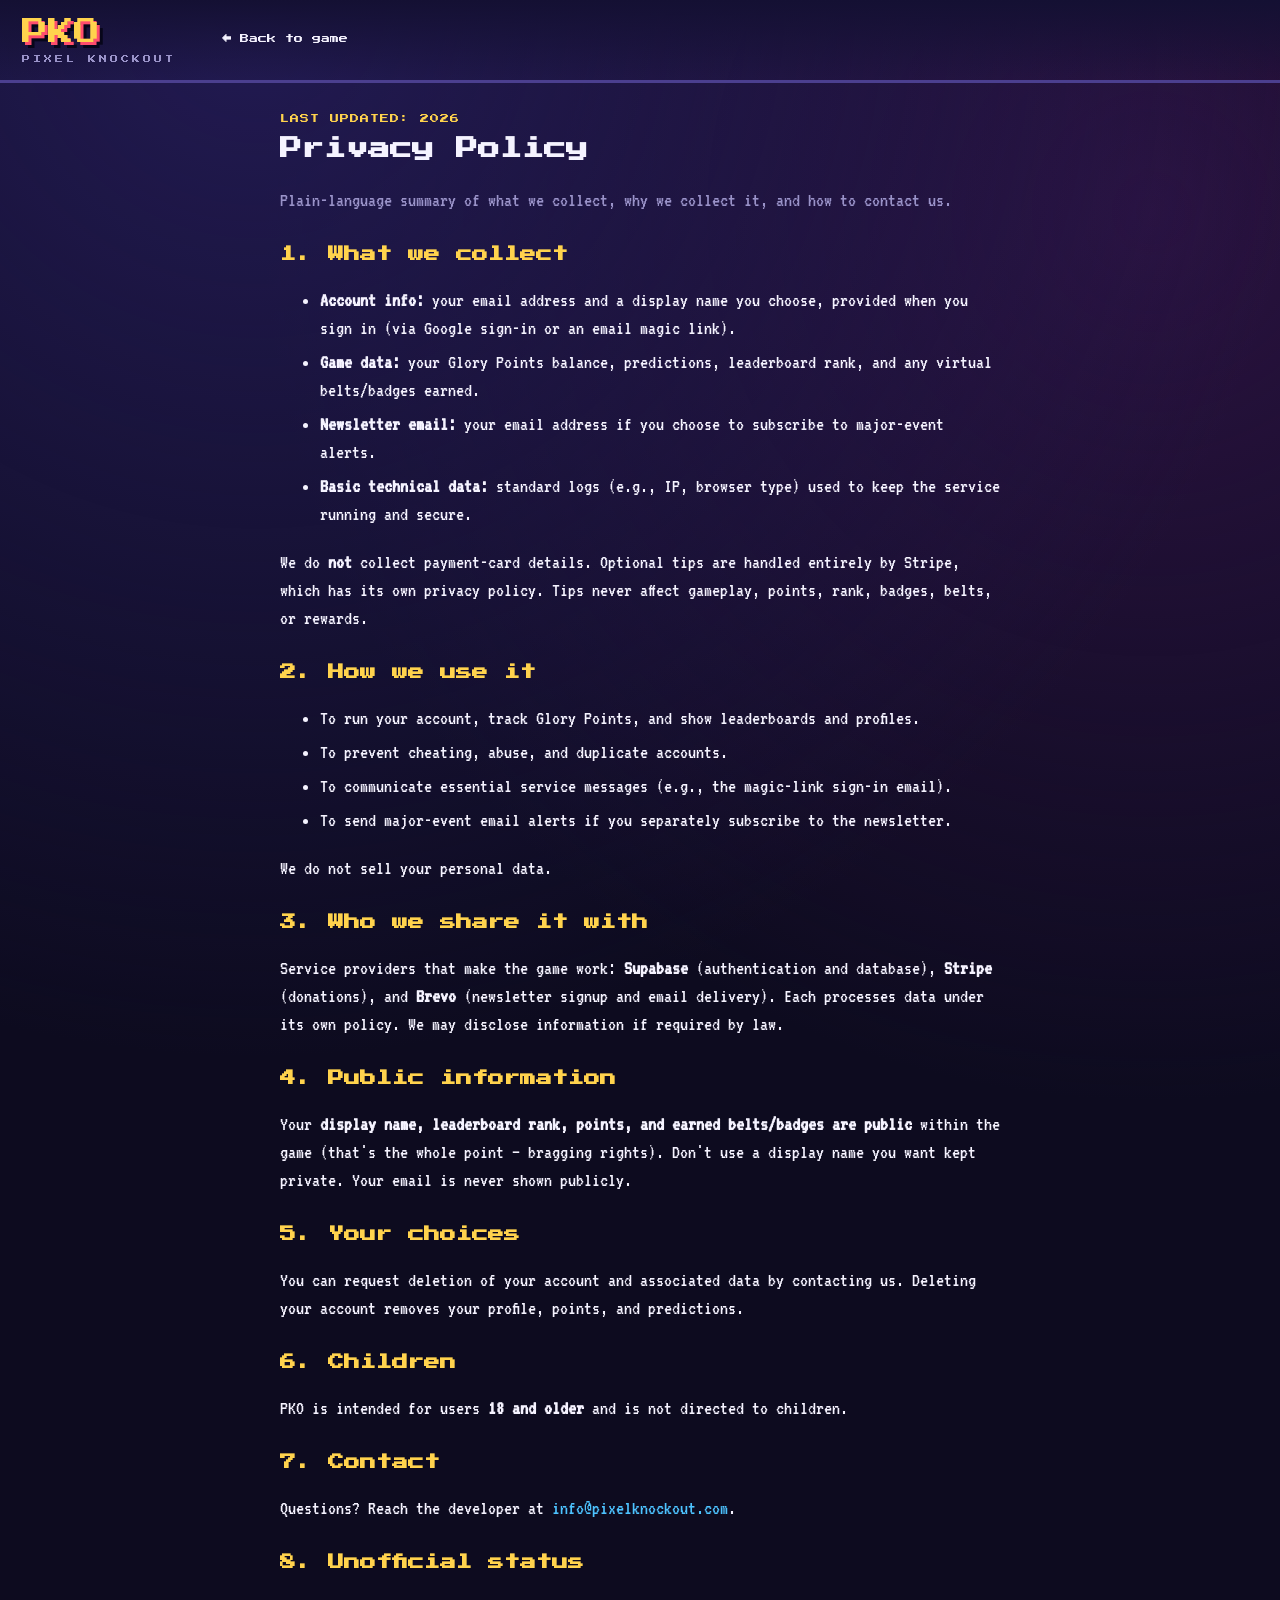
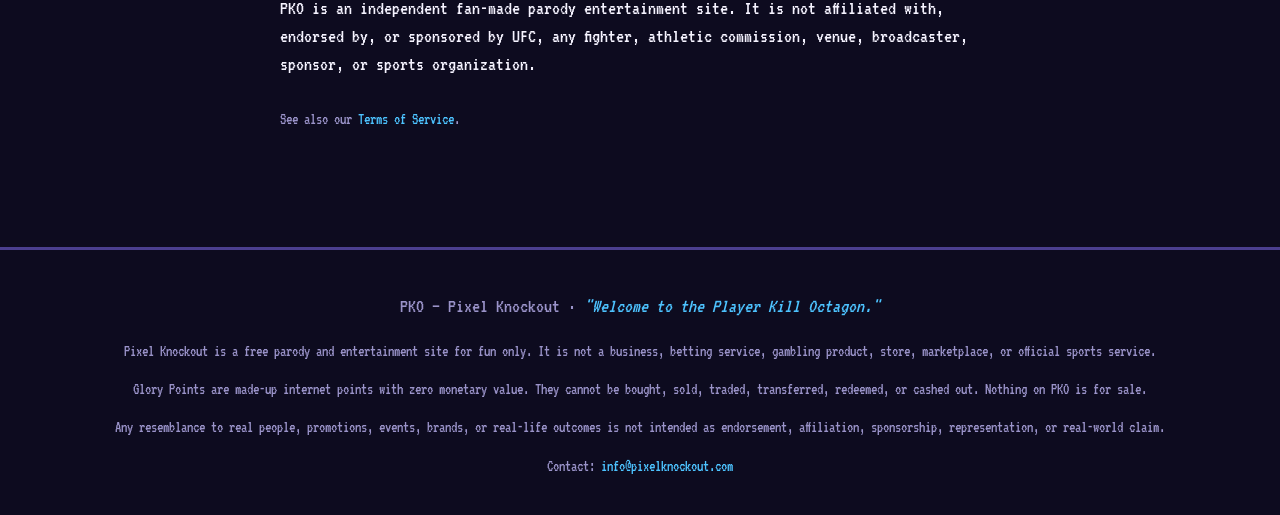
<file: privacy.html>
<!DOCTYPE html>
<html lang="en">
<head>
  <meta charset="UTF-8" />
  <meta name="viewport" content="width=device-width, initial-scale=1.0" />
  <title>Privacy Policy — PKO</title>
  <link href="https://fonts.googleapis.com/css2?family=Press+Start+2P&family=VT323&display=swap" rel="stylesheet" />
  <link rel="stylesheet" href="css/pixel.css" />
  <style>.legal{max-width:760px;margin:0 auto;padding:30px 20px 70px}.legal h2{margin-top:28px;color:var(--gold)}.legal li{margin:6px 0}.legal a{color:var(--blue)}</style>
</head>
<body>
  <header class="topbar">
    <div class="brand"><span class="brand-logo">PKO</span><span class="brand-sub">PIXEL&nbsp;KNOCKOUT</span></div>
    <nav class="nav"><a class="nav-link" href="index.html">← Back to game</a></nav>
  </header>

  <main class="legal">
    <p class="kicker">LAST UPDATED: 2026</p>
    <h1>Privacy Policy</h1>
    <p class="muted">Plain-language summary of what we collect, why we collect it, and how to contact us.</p>

    <h2>1. What we collect</h2>
    <ul>
      <li><strong>Account info:</strong> your email address and a display name you choose, provided
        when you sign in (via Google sign-in or an email magic link).</li>
      <li><strong>Game data:</strong> your Glory Points balance, predictions, leaderboard rank, and
        any virtual belts/badges earned.</li>
      <li><strong>Newsletter email:</strong> your email address if you choose to subscribe to major-event alerts.</li>
      <li><strong>Basic technical data:</strong> standard logs (e.g., IP, browser type) used to keep
        the service running and secure.</li>
    </ul>
    <p>We do <strong>not</strong> collect payment-card details. Optional tips are handled entirely by
      Stripe, which has its own privacy policy. Tips never affect gameplay, points, rank, badges, belts, or rewards.</p>

    <h2>2. How we use it</h2>
    <ul>
      <li>To run your account, track Glory Points, and show leaderboards and profiles.</li>
      <li>To prevent cheating, abuse, and duplicate accounts.</li>
      <li>To communicate essential service messages (e.g., the magic-link sign-in email).</li>
      <li>To send major-event email alerts if you separately subscribe to the newsletter.</li>
    </ul>
    <p>We do not sell your personal data.</p>

    <h2>3. Who we share it with</h2>
    <p>Service providers that make the game work: <strong>Supabase</strong> (authentication and
      database), <strong>Stripe</strong> (donations), and <strong>Brevo</strong> (newsletter signup and email delivery). Each processes data under its own policy.
      We may disclose information if required by law.</p>

    <h2>4. Public information</h2>
    <p>Your <strong>display name, leaderboard rank, points, and earned belts/badges are public</strong>
      within the game (that's the whole point — bragging rights). Don't use a display name you want
      kept private. Your email is never shown publicly.</p>

    <h2>5. Your choices</h2>
    <p>You can request deletion of your account and associated data by contacting us. Deleting your
      account removes your profile, points, and predictions.</p>

    <h2>6. Children</h2>
    <p>PKO is intended for users <strong>18 and older</strong> and is not directed to children.</p>

    <h2>7. Contact</h2>
    <p>Questions? Reach the developer at <a href="mailto:info@pixelknockout.com">info@pixelknockout.com</a>.</p>

    <h2>8. Unofficial status</h2>
    <p>PKO is an independent fan-made parody entertainment site. It is not affiliated with, endorsed by, or sponsored by UFC, any fighter, athletic commission, venue, broadcaster, sponsor, or sports organization.</p>

    <p class="muted small" style="margin-top:30px">See also our <a href="terms.html">Terms of Service</a>.</p>
  </main>

  <footer class="footer">
    <p>PKO — Pixel Knockout · <em>"Welcome to the Player Kill Octagon."</em></p>
    <p class="small muted">Pixel Knockout is a free parody and entertainment site for fun only. It is not a business, betting service, gambling product, store, marketplace, or official sports service.</p>
    <p class="small muted">Glory Points are made-up internet points with zero monetary value. They cannot be bought, sold, traded, transferred, redeemed, or cashed out. Nothing on PKO is for sale.</p>
    <p class="small muted">Any resemblance to real people, promotions, events, brands, or real-life outcomes is not intended as endorsement, affiliation, sponsorship, representation, or real-world claim.</p>
    <p class="small muted">Contact: <a href="mailto:info@pixelknockout.com">info@pixelknockout.com</a></p>
  </footer>
</body>
</html>
</file>
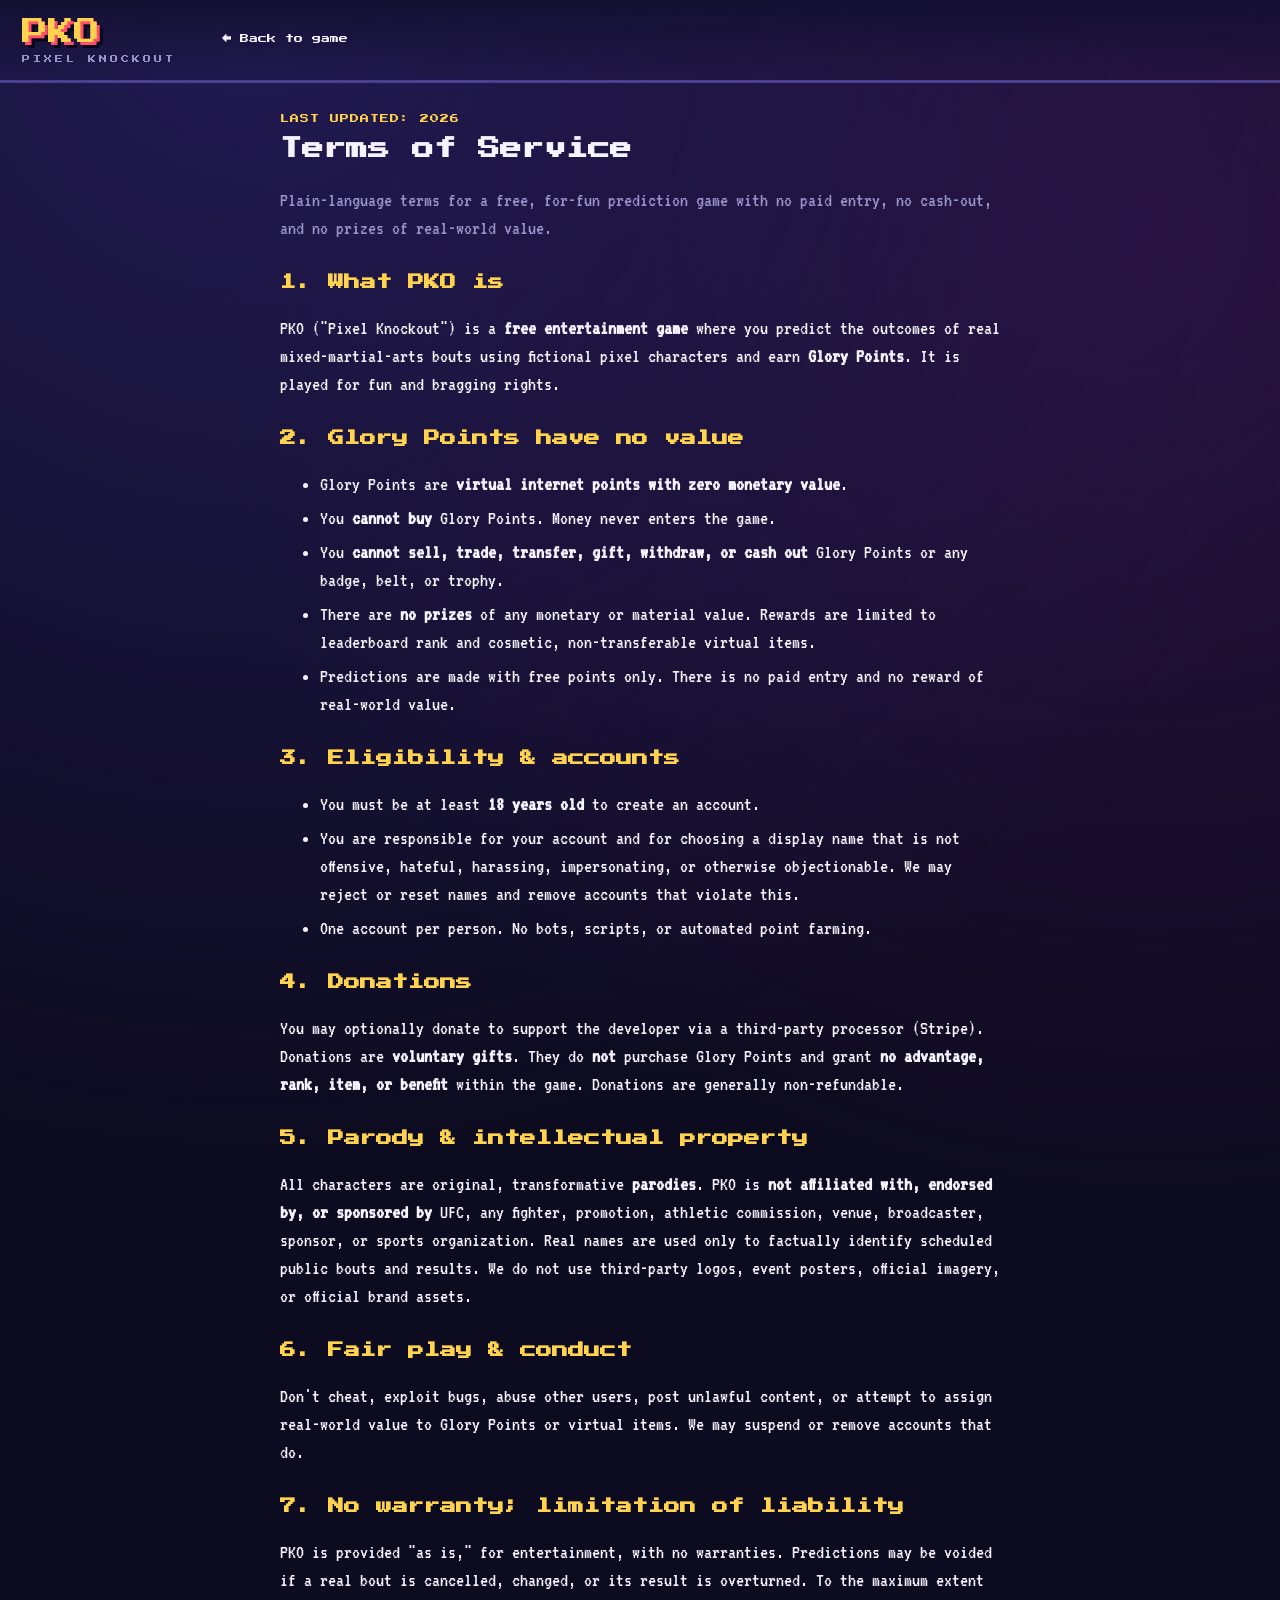
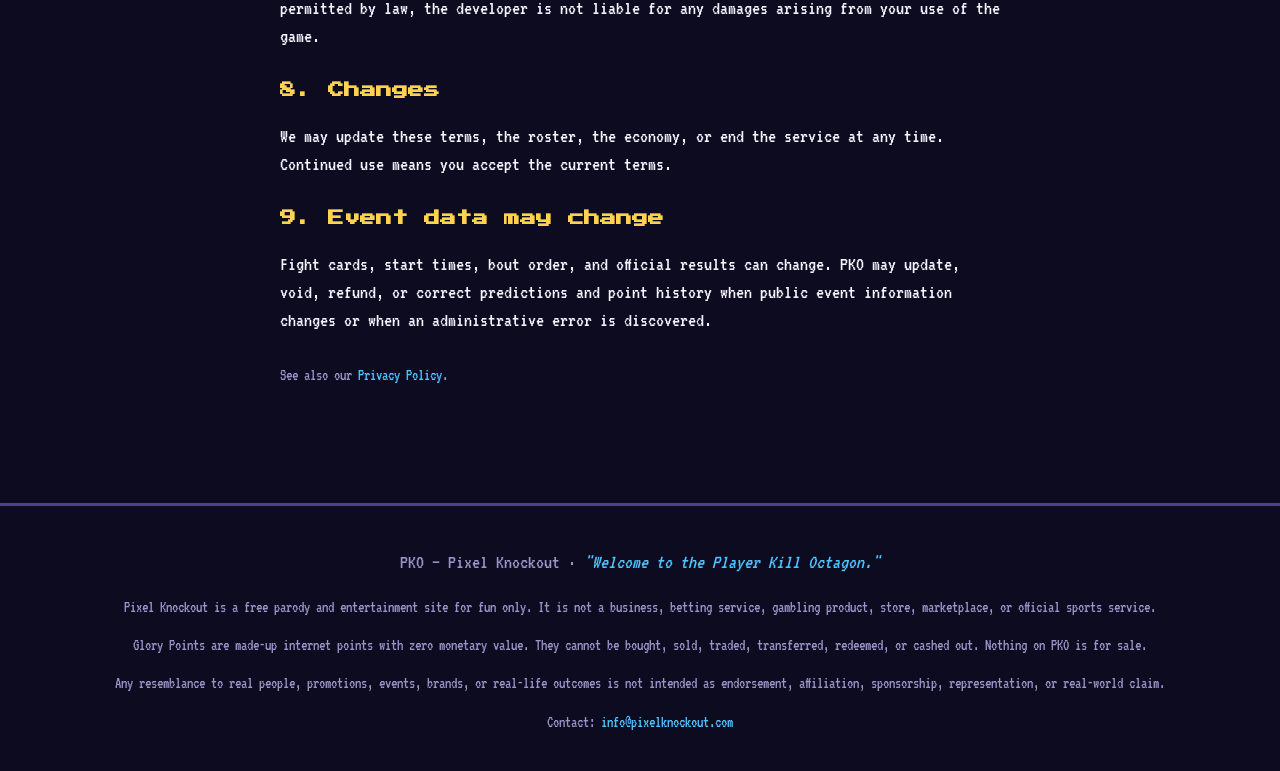
<file: terms.html>
<!DOCTYPE html>
<html lang="en">
<head>
  <meta charset="UTF-8" />
  <meta name="viewport" content="width=device-width, initial-scale=1.0" />
  <title>Terms of Service — PKO</title>
  <link href="https://fonts.googleapis.com/css2?family=Press+Start+2P&family=VT323&display=swap" rel="stylesheet" />
  <link rel="stylesheet" href="css/pixel.css" />
  <style>.legal{max-width:760px;margin:0 auto;padding:30px 20px 70px}.legal h2{margin-top:28px;color:var(--gold)}.legal li{margin:6px 0}.legal a{color:var(--blue)}</style>
</head>
<body>
  <header class="topbar">
    <div class="brand"><span class="brand-logo">PKO</span><span class="brand-sub">PIXEL&nbsp;KNOCKOUT</span></div>
    <nav class="nav"><a class="nav-link" href="index.html">← Back to game</a></nav>
  </header>

  <main class="legal">
    <p class="kicker">LAST UPDATED: 2026</p>
    <h1>Terms of Service</h1>
    <p class="muted">Plain-language terms for a free, for-fun prediction game with no paid entry, no cash-out, and no prizes of real-world value.</p>

    <h2>1. What PKO is</h2>
    <p>PKO ("Pixel Knockout") is a <strong>free entertainment game</strong> where you predict the
      outcomes of real mixed-martial-arts bouts using fictional pixel characters and earn
      <strong>Glory Points</strong>. It is played for fun and bragging rights.</p>

    <h2>2. Glory Points have no value</h2>
    <ul>
      <li>Glory Points are <strong>virtual internet points with zero monetary value</strong>.</li>
      <li>You <strong>cannot buy</strong> Glory Points. Money never enters the game.</li>
      <li>You <strong>cannot sell, trade, transfer, gift, withdraw, or cash out</strong> Glory Points
        or any badge, belt, or trophy.</li>
      <li>There are <strong>no prizes</strong> of any monetary or material value. Rewards are limited
        to leaderboard rank and cosmetic, non-transferable virtual items.</li>
      <li>Predictions are made with free points only. There is no paid entry and no reward of
        real-world value.</li>
    </ul>

    <h2>3. Eligibility &amp; accounts</h2>
    <ul>
      <li>You must be at least <strong>18 years old</strong> to create an account.</li>
      <li>You are responsible for your account and for choosing a display name that is not offensive,
        hateful, harassing, impersonating, or otherwise objectionable. We may reject or reset names
        and remove accounts that violate this.</li>
      <li>One account per person. No bots, scripts, or automated point farming.</li>
    </ul>

    <h2>4. Donations</h2>
    <p>You may optionally donate to support the developer via a third-party processor (Stripe).
      Donations are <strong>voluntary gifts</strong>. They do <strong>not</strong> purchase Glory
      Points and grant <strong>no advantage, rank, item, or benefit</strong> within the game.
      Donations are generally non-refundable.</p>

    <h2>5. Parody &amp; intellectual property</h2>
    <p>All characters are original, transformative <strong>parodies</strong>. PKO is <strong>not
      affiliated with, endorsed by, or sponsored by</strong> UFC, any fighter, promotion, athletic
      commission, venue, broadcaster, sponsor, or sports organization. Real names are used only to
      factually identify scheduled public bouts and results. We do not use third-party logos, event
      posters, official imagery, or official brand assets.</p>

    <h2>6. Fair play &amp; conduct</h2>
    <p>Don't cheat, exploit bugs, abuse other users, post unlawful content, or attempt to assign
      real-world value to Glory Points or virtual items. We may suspend or remove accounts that do.</p>

    <h2>7. No warranty; limitation of liability</h2>
    <p>PKO is provided "as is," for entertainment, with no warranties. Predictions may be voided if
      a real bout is cancelled, changed, or its result is overturned. To the maximum extent permitted
      by law, the developer is not liable for any damages arising from your use of the game.</p>

    <h2>8. Changes</h2>
    <p>We may update these terms, the roster, the economy, or end the service at any time. Continued
      use means you accept the current terms.</p>

    <h2>9. Event data may change</h2>
    <p>Fight cards, start times, bout order, and official results can change. PKO may update,
      void, refund, or correct predictions and point history when public event information changes
      or when an administrative error is discovered.</p>

    <p class="muted small" style="margin-top:30px">See also our <a href="privacy.html">Privacy Policy</a>.</p>
  </main>

  <footer class="footer">
    <p>PKO — Pixel Knockout · <em>"Welcome to the Player Kill Octagon."</em></p>
    <p class="small muted">Pixel Knockout is a free parody and entertainment site for fun only. It is not a business, betting service, gambling product, store, marketplace, or official sports service.</p>
    <p class="small muted">Glory Points are made-up internet points with zero monetary value. They cannot be bought, sold, traded, transferred, redeemed, or cashed out. Nothing on PKO is for sale.</p>
    <p class="small muted">Any resemblance to real people, promotions, events, brands, or real-life outcomes is not intended as endorsement, affiliation, sponsorship, representation, or real-world claim.</p>
    <p class="small muted">Contact: <a href="mailto:info@pixelknockout.com">info@pixelknockout.com</a></p>
  </footer>
</body>
</html>
</file>
<file: css/pixel.css>
/* ===== PKO — Pixel Knockout : retro arcade theme ===== */
:root {
  --bg: #0d0b1f;
  --bg2: #141033;
  --panel: #1d1745;
  --panel2: #261e5c;
  --ink: #f5f3ff;
  --muted: #9a93c9;
  --gold: #ffd34d;
  --red: #ff4d6d;
  --blue: #4dc3ff;
  --green: #4dffa3;
  --border: #4b3f8f;
  --shadow: #07061a;
  --sprite-source-size: 128px;
  --fighter-card-avatar: 80px;
  --fighter-profile-avatar: 96px;
  --roster-sprite-size: 64px;
}

* { box-sizing: border-box; }

html, body {
  margin: 0;
  background:
    radial-gradient(circle at 20% 0%, #221a52 0, transparent 45%),
    radial-gradient(circle at 90% 10%, #2a1240 0, transparent 40%),
    var(--bg);
  color: var(--ink);
  font-family: 'VT323', monospace;
  font-size: 20px;
  line-height: 1.4;
}

h1, h2, h3, .pixel { font-family: 'Press Start 2P', monospace; line-height: 1.5; }
h1 { font-size: 22px; margin: 8px 0 6px; }
h2 { font-size: 16px; }
h3 { font-size: 12px; }

.muted { color: var(--muted); }
.small { font-size: 16px; }
.hidden { display: none !important; }
.kicker { font-family: 'Press Start 2P'; font-size: 9px; letter-spacing: 1px; color: var(--gold); margin: 0; }

a { color: var(--blue); text-decoration: none; }

/* ===== Top bar ===== */
.topbar {
  display: flex; align-items: center; gap: 24px;
  padding: 14px 22px;
  background: linear-gradient(180deg, var(--bg2), transparent);
  border-bottom: 3px solid var(--border);
  flex-wrap: wrap;
}
.brand { display: flex; flex-direction: column; }
.brand-banner {
  display: block; width: 172px; max-width: 42vw; height: auto; margin-bottom: 4px;
  image-rendering: pixelated; border: 2px solid var(--border); border-radius: 6px; background: #fff;
}
.brand-logo {
  font-family: 'Press Start 2P'; font-size: 26px; color: var(--gold);
  text-shadow: 3px 3px 0 var(--red), 6px 6px 0 var(--shadow);
}
.brand-sub { font-family: 'Press Start 2P'; font-size: 8px; color: var(--muted); letter-spacing: 3px; margin-top: 4px; }

.nav { display: flex; gap: 6px; margin-left: 8px; flex: 1; flex-wrap: wrap; }
.nav-link {
  font-family: 'Press Start 2P'; font-size: 9px; color: var(--ink);
  padding: 10px 12px; border: 2px solid transparent; border-radius: 4px;
}
.nav-link:hover { background: var(--panel); }
.nav-link.active { background: var(--panel2); border-color: var(--gold); color: var(--gold); }

.account { display: flex; align-items: center; gap: 10px; }
.acct-pts { font-family: 'Press Start 2P'; font-size: 10px; color: var(--gold); }
.acct-name { color: var(--ink); }
.showcase-mini { display: inline-block; min-width: 20px; text-align: center; }

/* ===== Views ===== */
.view { max-width: 920px; margin: 0 auto; padding: 26px 18px 60px; }

.event-head { display: flex; justify-content: space-between; align-items: flex-end; gap: 20px; flex-wrap: wrap; }
.bank {
  background: var(--panel); border: 3px solid var(--border); border-radius: 8px;
  padding: 12px 18px; text-align: center; box-shadow: 0 4px 0 var(--shadow); min-width: 180px;
}
.bank-label { display: block; font-family: 'Press Start 2P'; font-size: 7px; color: var(--muted); }
.bank-value { display: block; font-family: 'Press Start 2P'; font-size: 24px; color: var(--gold); margin: 6px 0; }
.bank-note { display: block; font-size: 15px; color: var(--green); min-height: 18px; }

/* ===== Lock countdown ===== */
.lock-timer { font-family: 'Press Start 2P'; font-size: 9px; color: var(--blue); margin-top: 8px; }
.lock-timer.soon { color: var(--gold); }
.lock-timer.closed { color: var(--red); }

/* ===== Facts (fighter profile) ===== */
.facts { margin: 8px 0 18px; padding-left: 22px; }
.facts li { margin: 6px 0; }
.facts.quotes li { color: var(--blue); }
.facts.fun li { color: var(--gold); }

/* ===== Bouts ===== */
.bouts { display: flex; flex-direction: column; gap: 16px; margin-top: 22px; }
.card-section-label {
  background: var(--bg2); border: 3px solid var(--gold); border-radius: 10px;
  padding: 14px 16px; box-shadow: 0 4px 0 var(--shadow);
}
.card-section-label h2 { margin: 4px 0 6px; }
.card-section-label p { margin: 4px 0; }
.card-section-label.undercard { border-color: var(--border); }
.bout {
  background: var(--panel); border: 3px solid var(--border); border-radius: 10px;
  padding: 14px; box-shadow: 0 5px 0 var(--shadow);
}
.bout.schedule-only { opacity: .88; background: #171234; }
.bout.schedule-only .fighter-odds,
.bout.schedule-only .fighter-mult { display: none; }
.schedule-only-note {
  display: grid; gap: 3px; margin-top: 12px; padding: 10px 12px;
  background: var(--bg2); border: 2px dashed var(--border); border-radius: 6px;
  text-align: center;
}
.schedule-only-note strong { font-family: 'Press Start 2P'; font-size: 8px; color: var(--gold); }
.schedule-only-note span { color: var(--muted); font-size: 15px; }
.bout-weight { font-family: 'Press Start 2P'; font-size: 8px; color: var(--muted); text-align: center; margin-bottom: 10px; }
.matchup { display: grid; grid-template-columns: 1fr auto 1fr; align-items: stretch; gap: 10px; }
.vs { align-self: center; font-family: 'Press Start 2P'; font-size: 14px; color: var(--red); }

.fighter {
  background: var(--bg2); border: 3px solid var(--border); border-radius: 8px;
  padding: 12px; cursor: pointer; text-align: center; transition: transform .05s;
  position: relative;
}
.fighter-info {
  position: absolute; top: 6px; right: 6px; z-index: 2;
  background: var(--panel2); color: var(--ink); border: 2px solid var(--border);
  border-radius: 6px; width: 24px; height: 24px; font-size: 13px; cursor: pointer; line-height: 1;
}
.fighter-info:hover { border-color: var(--blue); color: var(--blue); }
.flag { cursor: help; display: inline-flex; align-items: center; vertical-align: middle; }
.flag-img {
  display: inline-block; image-rendering: pixelated; vertical-align: middle;
  border: 1px solid var(--shadow); background: var(--bg2); object-fit: cover;
}
.flag-img.square { width: 24px; height: 24px; border-radius: 4px; }
.flag-img.rect { width: 32px; height: 24px; border-radius: 3px; }
.country-cell { display: inline-flex; align-items: center; gap: 8px; }
.fighter:hover { transform: translateY(-2px); border-color: var(--blue); }
.fighter.picked { border-color: var(--gold); background: #2c2152; box-shadow: 0 0 0 2px var(--gold) inset; }
.fighter.win { border-color: var(--green); }
.fighter.lose { opacity: .5; }
.avatar {
  width: var(--fighter-card-avatar); height: var(--fighter-card-avatar); margin: 0 auto 8px; border-radius: 6px;
  display: flex; align-items: center; justify-content: center; font-size: 30px;
  image-rendering: pixelated; border: 2px solid var(--shadow); overflow: hidden;
}
.avatar img { width: 100%; height: 100%; object-fit: contain; image-rendering: pixelated; }
.fighter-name { font-family: 'Press Start 2P'; font-size: 9px; margin-bottom: 4px; }
.fighter-real { font-size: 14px; color: var(--blue); opacity: .9; }
.fighter-tag { font-size: 13px; color: var(--muted); margin-top: 2px; }
.fighter-odds { margin-top: 6px; font-size: 16px; color: var(--blue); }
.fighter-mult { font-family: 'Press Start 2P'; font-size: 8px; color: var(--gold); margin-top: 4px; }
.fighter-rankline, .rank-line { font-size: 14px; color: var(--muted); margin: 4px 0; }
.rank-chip {
  display: inline-grid; place-items: center; min-width: 28px; height: 22px; padding: 0 6px;
  font-family: 'Press Start 2P'; font-size: 8px; color: var(--ink);
  background: var(--panel2); border: 2px solid var(--border); border-radius: 5px;
}
.rank-chip.champ { color: #2a1a00; background: var(--gold); border-color: #b8901f; }
.rank-chip.interim { color: #10251b; background: var(--green); border-color: #2d9b63; }
.rank-chip.unranked { color: var(--muted); background: transparent; }

.bout-outcome {
  display: flex; justify-content: center; align-items: center; gap: 10px; flex-wrap: wrap;
  margin-top: 12px; padding: 8px 10px; background: var(--bg2);
  border: 2px solid var(--border); border-radius: 6px; text-align: center;
}
.bout-outcome span { font-family: 'Press Start 2P'; font-size: 8px; color: var(--muted); }
.bout-outcome strong { font-family: 'Press Start 2P'; font-size: 9px; color: var(--gold); }
.bout-outcome.final { border-color: var(--green); }
.bout-outcome.final strong { color: var(--green); }
.bout-outcome.locked { border-color: var(--blue); }
.bout-outcome.locked strong { color: var(--blue); }
.bout-outcome.void, .bout-outcome.draw { border-color: var(--red); }
.bout-outcome.void strong, .bout-outcome.draw strong { color: var(--red); }

.stake-row {
  display: grid; grid-template-columns: auto minmax(160px, 1fr) auto minmax(150px, auto);
  align-items: center; gap: 10px; margin-top: 12px;
}
.stake-row input[type=range] { width: 100%; accent-color: var(--gold); }
.stake-val { font-family: 'Press Start 2P'; font-size: 10px; color: var(--gold); min-width: 70px; text-align: right; }
.stake-terms {
  background: var(--bg2); border: 2px solid var(--border); border-radius: 6px;
  padding: 8px 10px; text-align: right; min-height: 58px;
}
.stake-terms span { display: block; color: var(--muted); font-size: 14px; line-height: 1.1; }
.stake-terms .stake-term-label { color: var(--blue); }
.stake-terms strong { display: block; font-family: 'Press Start 2P'; font-size: 9px; color: var(--gold); margin: 4px 0; }
.bout-result { text-align: center; margin-top: 10px; font-size: 17px; }
.bout-result.void { color: var(--gold); }

/* ===== Buttons ===== */
.btn {
  font-family: 'Press Start 2P'; font-size: 11px; cursor: pointer;
  padding: 14px 18px; border: 3px solid var(--shadow); border-radius: 6px;
  background: var(--panel2); color: var(--ink); box-shadow: 0 4px 0 var(--shadow);
}
.btn:active { transform: translateY(3px); box-shadow: none; }
.btn-primary { background: var(--gold); color: #2a1a00; border-color: #b8901f; box-shadow: 0 4px 0 #6e5410; }
.btn-google { background: #fff; color: #222; width: 100%; }
.btn-ghost { background: transparent; box-shadow: none; border-color: var(--border); }
.btn.big { font-size: 14px; padding: 18px 26px; display: inline-block; margin-top: 14px; }

.play-footer { margin-top: 26px; text-align: center; }
.stake-summary {
  display: grid; grid-template-columns: repeat(3, minmax(0, 1fr)); gap: 10px;
  max-width: 620px; margin: 0 auto 14px;
}
.stake-summary div {
  background: var(--panel); border: 3px solid var(--border); border-radius: 8px;
  padding: 10px; box-shadow: 0 4px 0 var(--shadow);
}
.stake-summary strong { display: block; font-family: 'Press Start 2P'; font-size: 12px; color: var(--gold); margin-top: 5px; }
.play-msg { min-height: 22px; margin-top: 10px; color: var(--green); }

.disclaimer {
  margin-top: 30px; font-size: 16px; color: var(--muted);
  background: var(--bg2); border: 2px dashed var(--border); border-radius: 8px; padding: 14px;
}

/* ===== Home dashboard ===== */
.home-panel {
  margin-top: 22px; padding: 16px; background: var(--panel);
  border: 3px solid var(--border); border-radius: 10px; box-shadow: 0 4px 0 var(--shadow);
}
.event-hub {
  display: grid; grid-template-columns: 1fr auto; gap: 18px; align-items: center;
  background: var(--bg2); border-color: var(--gold);
}
.event-hub h2, .home-panel h2 { margin: 4px 0 8px; }
.event-hub-actions { display: flex; gap: 10px; flex-wrap: wrap; justify-content: flex-end; }
.section-head { display: flex; justify-content: space-between; gap: 12px; align-items: center; flex-wrap: wrap; margin-bottom: 12px; }
.quick-guide {
  display: grid; grid-template-columns: 1.2fr .9fr auto; gap: 14px; align-items: center;
  background: var(--bg2);
}
.quick-steps { display: flex; flex-direction: column; gap: 8px; }
.quick-steps span {
  font-family: 'Press Start 2P'; font-size: 8px; color: var(--gold);
  border: 2px solid var(--border); border-radius: 6px; padding: 8px;
  background: var(--panel);
}
.home-card-grid { display: grid; grid-template-columns: repeat(auto-fit, minmax(210px, 1fr)); gap: 12px; }
.fighter-showcase-grid { display: grid; grid-template-columns: repeat(auto-fit, minmax(135px, 1fr)); gap: 12px; }
.fighter-mini {
  display: flex; flex-direction: column; align-items: center; gap: 5px;
  background: var(--bg2); border: 3px solid var(--border); border-radius: 8px;
  color: var(--ink); padding: 12px; cursor: pointer; font-family: inherit;
}
.fighter-mini:hover { border-color: var(--blue); transform: translateY(-1px); }
.fighter-mini strong { font-family: 'Press Start 2P'; font-size: 8px; color: var(--gold); line-height: 1.4; }
.fighter-mini span { color: var(--muted); font-size: 15px; text-align: center; }
.leader-preview-grid { display: grid; grid-template-columns: repeat(auto-fit, minmax(230px, 1fr)); gap: 14px; }
.leader-preview-grid h3 { color: var(--gold); }
.leader-preview-grid ol { list-style: none; padding: 0; margin: 0; display: flex; flex-direction: column; gap: 8px; }
.leader-preview-grid li {
  display: flex; justify-content: space-between; gap: 10px;
  background: var(--bg2); border: 2px solid var(--border); border-radius: 6px; padding: 8px 10px;
}
.leader-preview-grid strong { color: var(--green); font-family: 'Press Start 2P'; font-size: 9px; }

/* ===== Live bonuses ===== */
.bonus-panel {
  margin-top: 18px; padding: 16px; background: var(--bg2);
  border: 3px solid var(--green); border-radius: 10px; box-shadow: 0 4px 0 var(--shadow);
}
.bonus-actions { display: flex; gap: 10px; flex-wrap: wrap; margin: 10px 0; }
.bonus-actions .btn { width: auto; }

/* ===== Leaderboard ===== */
.leaderboard-tabs { display: flex; gap: 8px; flex-wrap: wrap; margin-top: 16px; }
.leaderboard-tabs .btn { padding: 10px 12px; font-size: 9px; }
.leaderboard-tabs .btn.active { border-color: var(--gold); color: var(--gold); background: var(--panel2); }
.leaderboard { list-style: none; padding: 0; margin-top: 18px; display: flex; flex-direction: column; gap: 8px; }
.lb-row {
  display: flex; align-items: center; gap: 14px; padding: 12px 16px;
  background: var(--panel); border: 3px solid var(--border); border-radius: 8px;
}
.lb-row.me { border-color: var(--gold); }
.lb-rank { font-family: 'Press Start 2P'; font-size: 12px; width: 34px; color: var(--muted); }
.lb-belt { font-size: 26px; width: 34px; text-align: center; }
.lb-showcase { font-size: 22px; width: 28px; text-align: center; }
.lb-reward-art { width: 28px; height: 28px; object-fit: contain; image-rendering: pixelated; vertical-align: middle; }
.lb-name { flex: 1; font-family: 'Press Start 2P'; font-size: 11px; }
.lb-title { font-size: 15px; color: var(--gold); margin-left: 8px; }
.lb-event-stats { color: var(--muted); font-size: 15px; min-width: 150px; text-align: right; }
.lb-pts { font-family: 'Press Start 2P'; font-size: 12px; color: var(--green); }
.top5 .lb-row { background: linear-gradient(90deg, #2a2150, var(--panel)); }

/* ===== Cards / how ===== */
.cards { display: grid; grid-template-columns: repeat(auto-fit, minmax(200px, 1fr)); gap: 14px; margin: 20px 0; }
.card { background: var(--panel); border: 3px solid var(--border); border-radius: 10px; padding: 16px; box-shadow: 0 4px 0 var(--shadow); }
.card-ico { font-size: 30px; }
.events-list { display: grid; grid-template-columns: repeat(auto-fit, minmax(220px, 1fr)); gap: 14px; margin: 20px 0 12px; }
.event-card {
  background: var(--panel); border: 3px solid var(--border); border-radius: 10px;
  padding: 16px; box-shadow: 0 4px 0 var(--shadow); min-height: 178px;
}
.event-card h2 { margin: 8px 0 12px; color: var(--ink); }
.event-card p { margin: 6px 0; }
.event-date { font-family: 'Press Start 2P'; font-size: 9px; color: var(--gold); }
.rules-grid { display: grid; grid-template-columns: repeat(auto-fit, minmax(230px, 1fr)); gap: 14px; margin: 20px 0; }
.rule-block {
  background: var(--panel); border: 3px solid var(--border); border-radius: 10px;
  padding: 16px; box-shadow: 0 4px 0 var(--shadow);
}
.rule-block ul { margin: 10px 0 0; padding-left: 22px; }
.rule-block li { margin: 6px 0; }
.season-panel {
  display: grid; grid-template-columns: minmax(180px, 240px) 1fr; gap: 18px; align-items: center;
  background: var(--bg2); border: 3px solid var(--border); border-radius: 10px; padding: 16px; margin-top: 18px;
}
.empty-state {
  background: var(--bg2); border: 2px dashed var(--border); border-radius: 8px;
  padding: 14px; color: var(--muted);
}
.empty-state.with-art {
  display: flex; flex-direction: column; align-items: center; justify-content: center;
  gap: 10px; min-height: 132px; text-align: center;
}
.empty-state.with-art img {
  width: min(220px, 90%); height: auto; image-rendering: pixelated;
}
.free-points { background: var(--bg2); border: 3px solid var(--green); border-radius: 10px; padding: 18px; margin-top: 20px; }
.free-points ul { list-style: none; padding: 0; }
.free-points li { padding: 5px 0; }
.tip-panel {
  display: grid; grid-template-columns: minmax(160px, 260px) 1fr; gap: 18px; align-items: center;
  background: var(--panel); border: 3px solid var(--border); border-radius: 10px;
  padding: 16px; margin-top: 20px; box-shadow: 0 4px 0 var(--shadow);
}
.tip-panel.compact { grid-template-columns: minmax(120px, 180px) 1fr; background: var(--bg2); }
.tip-panel h2 { margin-top: 0; }
.tip-art {
  display: block; width: 100%; max-height: 260px; object-fit: contain;
  image-rendering: pixelated; background: #fff; border: 3px solid var(--border); border-radius: 8px;
}
.newsletter-panel {
  display: grid; grid-template-columns: 1fr 116px; gap: 16px; align-items: center;
  background: var(--panel); border: 3px solid var(--border); border-radius: 10px;
  padding: 16px; margin-top: 22px; box-shadow: 0 4px 0 var(--shadow);
}
.newsletter-panel.compact { background: var(--bg2); }
.newsletter-panel h2 { margin: 5px 0 8px; }
.newsletter-panel p { margin: 6px 0; }
.newsletter-panel .btn { margin-top: 10px; display: inline-block; }
.newsletter-form { margin-top: 12px; }
.newsletter-fields { display: flex; gap: 10px; align-items: stretch; flex-wrap: wrap; }
.newsletter-email {
  flex: 1 1 220px; min-width: 0; padding: 12px;
  font-family: 'VT323'; font-size: 20px; background: var(--bg2); color: var(--ink);
  border: 3px solid var(--border); border-radius: 6px;
}
.newsletter-email:focus { outline: none; border-color: var(--gold); }
.newsletter-consent {
  display: flex; gap: 8px; align-items: flex-start; margin-top: 10px;
  color: var(--muted); font-size: 15px; line-height: 1.25; cursor: pointer;
}
.newsletter-consent input { margin-top: 4px; accent-color: var(--gold); }
.newsletter-consent a { color: var(--blue); text-decoration: underline; }
.newsletter-error {
  display: none; margin-top: 8px; color: var(--red); font-size: 16px;
}
.newsletter-success {
  display: none; margin-top: 8px; color: var(--green); font-size: 16px;
}
.sr-only {
  position: absolute; width: 1px; height: 1px; padding: 0; margin: -1px;
  overflow: hidden; clip: rect(0,0,0,0); white-space: nowrap; border: 0;
}
.input--hidden { display: none !important; }
.newsletter-qr { text-align: center; }
.newsletter-qr img {
  display: block; width: 104px; height: 104px; margin: 0 auto 6px;
  image-rendering: pixelated; background: #fff; border: 3px solid var(--border); border-radius: 6px;
}
.priority-list { list-style: none; padding: 0; margin: 20px 0; display: flex; flex-direction: column; gap: 12px; }
.priority-list li {
  display: grid; grid-template-columns: 48px 1fr; gap: 14px; align-items: start;
  background: var(--panel); border: 3px solid var(--border); border-radius: 10px;
  padding: 14px; box-shadow: 0 4px 0 var(--shadow);
}
.priority-rank {
  width: 38px; height: 38px; display: flex; align-items: center; justify-content: center;
  font-family: 'Press Start 2P'; font-size: 13px; color: #2a1a00;
  background: var(--gold); border: 3px solid #b8901f; border-radius: 6px;
}
.priority-list h2 { margin: 0 0 8px; }
.priority-list p { margin: 0 0 10px; }
.priority-tag {
  display: inline-block; font-family: 'Press Start 2P'; font-size: 8px;
  color: var(--blue); border: 2px solid var(--border); border-radius: 6px; padding: 6px 8px;
}
.priority-tag.critical { color: var(--red); border-color: var(--red); }
.admin-result-list { display: flex; flex-direction: column; gap: 14px; margin-top: 18px; }
.admin-section {
  background: var(--bg2); border: 3px solid var(--border); border-radius: 10px;
  padding: 16px; margin-top: 18px; box-shadow: 0 4px 0 var(--shadow);
}
.admin-player-tools {
  display: grid; grid-template-columns: minmax(240px, .85fr) minmax(0, 1.35fr);
  gap: 16px; align-items: start;
}
.admin-search-row { display: grid; grid-template-columns: 1fr auto; gap: 10px; align-items: end; }
.admin-search-row .input { margin-top: 0; }
.admin-player-list { display: flex; flex-direction: column; gap: 8px; margin-top: 12px; }
.admin-player-row {
  display: grid; grid-template-columns: 1fr; gap: 3px; text-align: left;
  background: var(--panel); color: var(--ink); border: 3px solid var(--border);
  border-radius: 8px; padding: 10px 12px; cursor: pointer; font-family: inherit;
}
.admin-player-row.selected { border-color: var(--gold); box-shadow: 0 0 0 2px var(--gold) inset; }
.admin-player-row strong { font-family: 'Press Start 2P'; font-size: 9px; color: var(--gold); }
.admin-player-row span { color: var(--muted); font-size: 15px; overflow-wrap: anywhere; }
.admin-player-row em { color: var(--green); font-size: 15px; font-style: normal; }
.admin-player-card {
  background: var(--panel); border: 3px solid var(--border); border-radius: 10px;
  padding: 14px; box-shadow: 0 4px 0 var(--shadow);
}
.admin-form-grid {
  display: grid; grid-template-columns: repeat(2, minmax(0, 1fr)); gap: 10px;
  margin-top: 14px; padding-top: 14px; border-top: 2px solid var(--border);
}
.admin-form-grid label { color: var(--muted); font-size: 15px; }
.admin-form-grid .wide { grid-column: 1 / -1; }
.admin-check {
  display: flex; align-items: center; gap: 8px; margin-top: 10px;
  background: var(--bg2); border: 2px solid var(--border); border-radius: 6px; padding: 10px;
}
.admin-check input { accent-color: var(--gold); }
.admin-trophy-list { display: flex; flex-direction: column; gap: 8px; margin-top: 10px; }
.admin-trophy-row {
  display: grid; grid-template-columns: 44px 1fr auto auto; gap: 10px; align-items: center;
  background: var(--bg2); border: 2px solid var(--border); border-radius: 8px; padding: 8px 10px;
}
.admin-trophy-row span { font-family: 'Press Start 2P'; font-size: 9px; color: var(--gold); }
.admin-trophy-row strong { font-family: 'Press Start 2P'; font-size: 8px; color: var(--ink); }
.admin-trophy-row em { color: var(--muted); font-style: normal; }
.admin-trophy-row .btn { padding: 8px 10px; font-size: 8px; }
.admin-reward-art { width: 38px; height: 38px; object-fit: contain; image-rendering: pixelated; }
.admin-audit-list { display: flex; flex-direction: column; gap: 8px; }
.admin-audit-row {
  display: grid; grid-template-columns: minmax(190px, .8fr) 1fr minmax(150px, .7fr);
  gap: 12px; align-items: center; background: var(--panel);
  border: 2px solid var(--border); border-radius: 8px; padding: 10px 12px;
}
.admin-audit-row strong { display: block; font-family: 'Press Start 2P'; font-size: 8px; color: var(--gold); }
.admin-audit-row span, .admin-audit-row code { color: var(--muted); font-size: 14px; overflow-wrap: anywhere; }
.admin-audit-row p { margin: 0; }
.admin-bout {
  display: grid; grid-template-columns: minmax(220px, 1fr) 1.4fr; gap: 14px; align-items: start;
  background: var(--panel); border: 3px solid var(--border); border-radius: 10px;
  padding: 14px; box-shadow: 0 4px 0 var(--shadow);
}
.admin-bout h2 { margin: 4px 0; }
.admin-controls {
  display: grid; grid-template-columns: repeat(2, minmax(0, 1fr)); gap: 10px;
}
.admin-controls .admin-detail { grid-column: 1 / -1; }
.admin-controls .btn { width: 100%; }
.admin-controls .btn:disabled {
  opacity: .6; cursor: not-allowed; transform: none; box-shadow: none;
}
.roster-body { display: flex; flex-direction: column; gap: 22px; margin-top: 20px; }
.roster-division h2 { color: var(--gold); }
.roster-table {
  background: var(--panel); border: 3px solid var(--border); border-radius: 10px;
  overflow: hidden; box-shadow: 0 4px 0 var(--shadow);
}
.roster-row {
  display: grid; grid-template-columns: 72px 1fr 1.05fr 1.05fr .9fr 1.2fr; gap: 12px;
  padding: 10px 12px; border-top: 2px solid var(--border); align-items: center;
}
.corner-crew-table .roster-row {
  grid-template-columns: 72px 1fr 1fr .8fr 1.35fr;
}
.roster-row:first-child { border-top: none; }
.roster-head {
  font-family: 'Press Start 2P'; font-size: 8px; color: var(--muted);
  background: var(--bg2);
}
.pixel-name { font-family: 'Press Start 2P'; font-size: 9px; color: var(--gold); }
.roster-sprite {
  width: calc(var(--roster-sprite-size) + 4px); height: calc(var(--roster-sprite-size) + 4px); display: grid; place-items: center;
  background: #120d18; border: 2px solid var(--border); border-radius: 6px;
  box-shadow: inset 0 -3px 0 rgba(0,0,0,.22);
}
.roster-sprite img {
  width: var(--roster-sprite-size); height: var(--roster-sprite-size); object-fit: contain; image-rendering: pixelated;
}
.corner-crew .roster-sprite img { width: var(--roster-sprite-size); height: var(--roster-sprite-size); }
.roster-rank { display: flex; align-items: center; gap: 8px; color: var(--muted); }
.source-panel {
  background: var(--bg2); border: 3px solid var(--border); border-radius: 10px;
  padding: 14px 16px; margin: 16px 0 20px; box-shadow: 0 4px 0 var(--shadow);
}
.source-panel p { margin: 4px 0; }
.source-panel a { color: var(--blue); }
.legends-grid {
  display: grid; grid-template-columns: repeat(auto-fit, minmax(280px, 1fr));
  gap: 16px; margin-top: 20px;
}
.legend-card {
  background: var(--panel); border: 3px solid var(--border); border-radius: 10px;
  padding: 16px; box-shadow: 0 4px 0 var(--shadow);
}
.legend-top { display: flex; align-items: center; gap: 12px; }
.legend-top h2 { margin: 0 0 4px; color: var(--ink); }
.legend-avatar {
  width: 56px; height: 56px; display: grid; place-items: center;
  font-family: 'Press Start 2P'; font-size: 22px; color: #2a1a00;
  background: var(--gold); border: 3px solid #b8901f; border-radius: 8px;
}
.legend-record {
  display: inline-block; margin: 12px 0 8px; padding: 8px 10px;
  font-family: 'Press Start 2P'; font-size: 10px; color: var(--green);
  border: 2px solid var(--border); border-radius: 6px; background: var(--bg2);
}
.legend-badges { display: flex; flex-wrap: wrap; gap: 6px; margin: 4px 0 10px; }
.legend-badges span {
  font-family: 'Press Start 2P'; font-size: 7px; color: var(--blue);
  border: 2px solid var(--border); border-radius: 6px; padding: 6px 8px;
}
.legend-card blockquote {
  margin: 10px 0; padding: 10px 12px; background: var(--bg2);
  border-left: 4px solid var(--gold); color: var(--ink);
}
.legend-fun { color: var(--gold); margin-bottom: 0; }

/* ===== Profile / trophy shelf ===== */
.avatar.big { width: var(--fighter-profile-avatar); height: var(--fighter-profile-avatar); font-size: 38px; }
.showcase-big {
  width: 48px; height: 48px; display: flex; align-items: center; justify-content: center;
  background: var(--bg2); border: 3px solid var(--gold); border-radius: 8px;
  font-size: 28px; box-shadow: 0 3px 0 var(--shadow);
}
.showcase-big.empty { color: var(--muted); border-color: var(--border); }
.showcase-art { width: 40px; height: 40px; object-fit: contain; image-rendering: pixelated; }
.showcase-art.text { display: inline-flex; align-items: center; justify-content: center; }
.profile-head { display: flex; align-items: center; gap: 18px; flex-wrap: wrap; }
.profile-head h1 { margin: 0; }
.profile-art-stack { display: flex; flex-direction: column; align-items: center; gap: 8px; max-width: 220px; }
.meme-line {
  border: 2px solid var(--gold); background: var(--bg2); color: var(--ink);
  border-radius: 8px; padding: 8px 10px; cursor: pointer; box-shadow: 0 3px 0 var(--shadow);
  font-family: 'VT323'; font-size: 17px; line-height: 1.05; text-align: center;
}
.meme-line:hover { transform: translateY(1px); box-shadow: 0 2px 0 var(--shadow); color: var(--gold); }
.profile-meme { width: 100%; }
.legend-meme { width: 100%; margin: 8px 0 10px; }
.crew-sprite-stack { height: auto; min-height: 96px; gap: 6px; padding: 4px 0; }
.crew-meme {
  width: min(168px, 24vw); font-size: 13px; padding: 5px 6px; border-color: var(--blue);
  position: relative; left: 56px; top: -58px; margin-bottom: -54px;
}
.rename-chip-list { display: flex; flex-wrap: wrap; gap: 8px; margin-top: 8px; }
.rename-chip {
  display: inline-flex; flex-direction: column; gap: 2px; background: var(--panel);
  border: 2px solid var(--border); border-radius: 8px; padding: 8px 10px;
}
.rename-chip strong { color: var(--ink); }
.rename-chip em { color: var(--gold); font-style: normal; }
.rename-chip small { color: var(--muted); }
.shelf { display: grid; grid-template-columns: repeat(auto-fill, minmax(150px, 1fr)); gap: 14px; margin-top: 14px; }
.trophy {
  background: var(--panel); border: 3px solid var(--border); border-radius: 10px;
  padding: 16px 12px; text-align: center; box-shadow: 0 4px 0 var(--shadow);
}
.trophy.belt { border-color: var(--gold); background: linear-gradient(180deg,#2c2150,var(--panel)); }
.trophy.member { border-color: var(--blue); }
.trophy.selected { box-shadow: 0 0 0 3px var(--gold) inset, 0 4px 0 var(--shadow); }
.trophy-ico { font-size: 40px; }
.trophy-art { width: 64px; height: 64px; object-fit: contain; image-rendering: pixelated; }
.reward-art.text, .trophy-art.text, .admin-reward-art.text { display: inline-flex; align-items: center; justify-content: center; }
.trophy-title { font-family: 'Press Start 2P'; font-size: 9px; margin: 8px 0 4px; color: var(--gold); }
.trophy-sub { font-size: 14px; color: var(--ink); }
.trophy-season { font-size: 13px; color: var(--muted); margin-top: 4px; }
.trophy .btn { width: 100%; padding: 10px 8px; font-size: 8px; margin-top: 10px; }

/* ===== Point history ===== */
.point-history { display: flex; flex-direction: column; gap: 8px; margin-top: 12px; }
.history-row {
  display: grid; grid-template-columns: 1fr auto auto; gap: 12px; align-items: center;
  background: var(--panel); border: 3px solid var(--border); border-radius: 8px; padding: 10px 12px;
}
.history-main { display: flex; flex-direction: column; min-width: 0; }
.history-main strong { font-family: 'Press Start 2P'; font-size: 9px; color: var(--ink); }
.history-main span { color: var(--muted); font-size: 15px; }
.history-amount { font-family: 'Press Start 2P'; font-size: 10px; }
.history-amount.gain { color: var(--green); }
.history-amount.loss { color: var(--red); }
.history-amount.neutral { color: var(--muted); }
.history-balance { font-family: 'Press Start 2P'; font-size: 9px; color: var(--gold); min-width: 74px; text-align: right; }

/* ===== Modal ===== */
.modal { position: fixed; inset: 0; background: rgba(5,3,20,.85); display: flex; align-items: center; justify-content: center; z-index: 50; }
.modal-box { background: var(--panel); border: 4px solid var(--gold); border-radius: 12px; padding: 26px; width: 340px; max-width: 92vw; position: relative; box-shadow: 0 8px 0 var(--shadow); }
.modal-close { position: absolute; top: 10px; right: 12px; background: none; border: none; color: var(--ink); font-size: 20px; cursor: pointer; }
.modal-box .btn { width: 100%; margin-top: 12px; }
.modal-box.wide { width: 640px; }
.share-canvas { width: 100%; max-width: 600px; image-rendering: pixelated; border: 3px solid var(--border); border-radius: 8px; margin: 10px 0; }
.share-btns { display: flex; gap: 10px; }
.share-btns .btn { margin-top: 6px; }
textarea.input { resize: vertical; font-family: 'VT323'; }
.input { width: 100%; padding: 12px; font-family: 'VT323'; font-size: 20px; background: var(--bg2); color: var(--ink); border: 2px solid var(--border); border-radius: 6px; margin-top: 10px; }
.divider { text-align: center; color: var(--muted); margin: 16px 0; position: relative; }
.divider span { background: var(--panel); padding: 0 10px; position: relative; }
.divider::before { content: ''; position: absolute; left: 0; right: 0; top: 50%; height: 2px; background: var(--border); }
.auth-msg { min-height: 20px; color: var(--green); margin-top: 8px; }
#lock-confirm-body { margin: 12px 0; text-align: left; }
#lock-confirm-body ul { margin: 8px 0 0; padding-left: 20px; }
#lock-confirm-body li { margin: 4px 0; overflow-wrap: anywhere; }

/* ===== Footer ===== */
.footer { border-top: 3px solid var(--border); padding: 22px; text-align: center; color: var(--muted); margin-top: 30px; }
.footer em { color: var(--blue); }

/* ===== 404 ===== */
.error-page {
  min-height: 100vh;
  display: grid;
  grid-template-rows: auto 1fr auto;
}
.error-hero {
  max-width: 860px;
  margin: 0 auto;
  padding: 34px 18px 64px;
}
.error-arena {
  display: grid;
  grid-template-columns: 1fr auto 1fr;
  align-items: center;
  gap: 14px;
  margin: 22px 0;
  padding: 18px;
  background: var(--panel);
  border: 4px solid var(--border);
  border-radius: 10px;
  box-shadow: 0 6px 0 var(--shadow);
}
.error-fighter {
  min-height: 150px;
  display: grid;
  place-items: center;
  text-align: center;
  background: var(--bg2);
  border: 3px solid var(--border);
  border-radius: 8px;
  padding: 14px;
}
.error-fighter strong {
  display: block;
  font-family: 'Press Start 2P';
  font-size: 34px;
  color: var(--gold);
  text-shadow: 3px 3px 0 var(--red), 5px 5px 0 var(--shadow);
}
.error-fighter span {
  display: block;
  margin-top: 10px;
  font-family: 'Press Start 2P';
  font-size: 8px;
  color: var(--muted);
}
.error-vs {
  font-family: 'Press Start 2P';
  font-size: 16px;
  color: var(--red);
}
.error-actions {
  display: flex;
  gap: 12px;
  flex-wrap: wrap;
  margin-top: 20px;
}

@media (max-width: 560px) {
  .matchup { grid-template-columns: 1fr; }
  .vs { transform: rotate(90deg); }
  .stake-row { grid-template-columns: auto 1fr; }
  .stake-val { min-width: 64px; }
  .stake-terms { grid-column: 1 / -1; text-align: left; }
  .stake-summary { grid-template-columns: 1fr; }
  .event-hub { grid-template-columns: 1fr; }
  .event-hub-actions { justify-content: flex-start; }
  .quick-guide { grid-template-columns: 1fr; }
  .tip-panel, .tip-panel.compact { grid-template-columns: 1fr; }
  .tip-art { max-height: 220px; }
  .newsletter-panel { grid-template-columns: 1fr; }
  .nav { order: 3; width: 100%; }
  .admin-bout { grid-template-columns: 1fr; }
  .admin-controls { grid-template-columns: 1fr; }
  .admin-player-tools { grid-template-columns: 1fr; }
  .admin-search-row { grid-template-columns: 1fr; }
  .admin-form-grid { grid-template-columns: 1fr; }
  .admin-trophy-row { grid-template-columns: 1fr auto; }
  .admin-trophy-row strong, .admin-trophy-row em { grid-column: 1 / -1; }
  .admin-audit-row { grid-template-columns: 1fr; }
  .season-panel { grid-template-columns: 1fr; }
  .roster-row { grid-template-columns: 1fr; gap: 4px; }
  .roster-head { display: none; }
  .roster-sprite { width: calc(var(--roster-sprite-size) + 4px); height: calc(var(--roster-sprite-size) + 4px); }
  .roster-sprite img { width: var(--roster-sprite-size); height: var(--roster-sprite-size); }
  .crew-sprite-stack { width: 100%; align-items: flex-start; }
  .crew-meme { position: static; width: 100%; margin: 8px 0 0; }
  .history-row { grid-template-columns: 1fr auto; }
  .history-balance { grid-column: 1 / -1; text-align: left; }
  .error-arena { grid-template-columns: 1fr; }
  .error-vs { text-align: center; }
}
</file>
